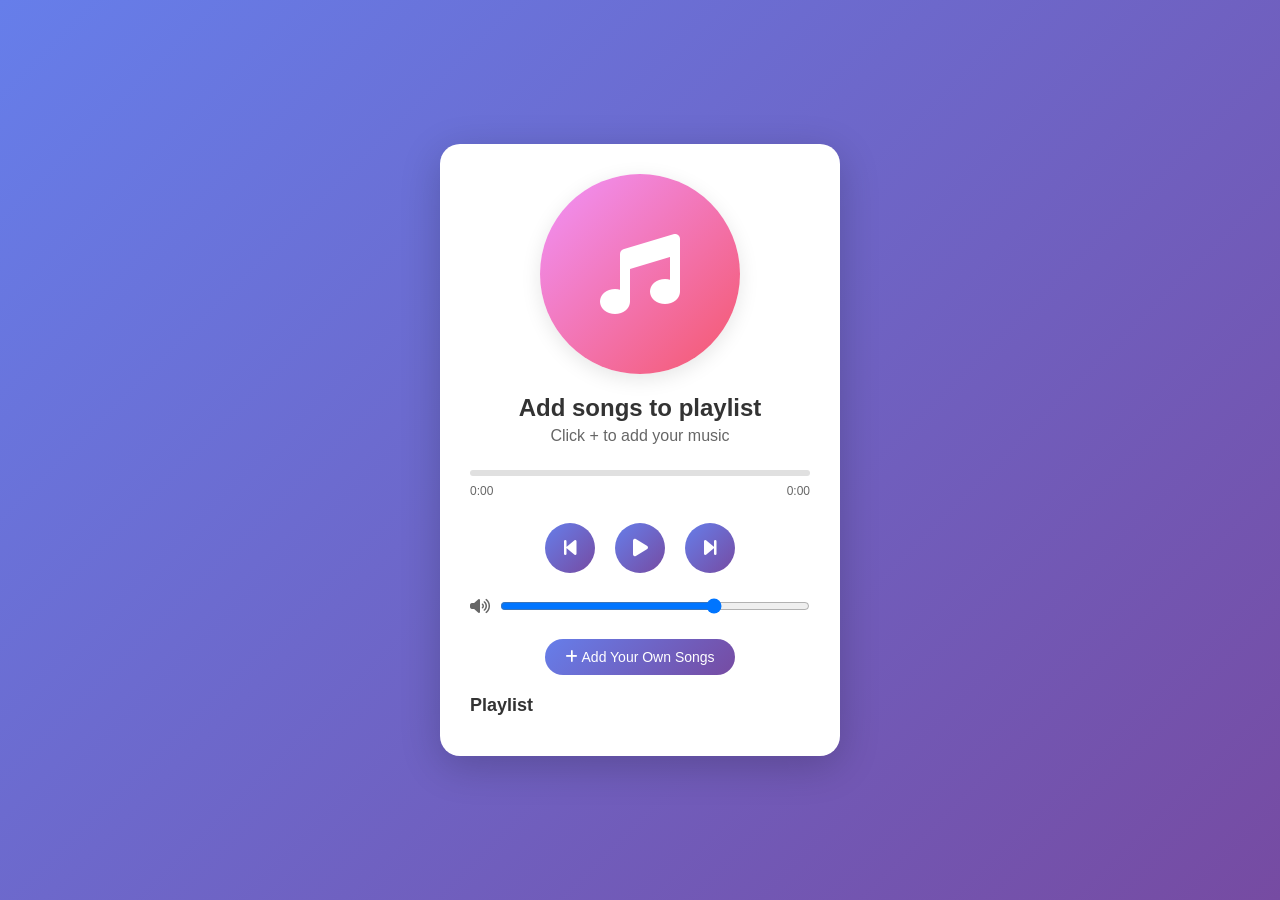
<file: Music Player/index.html>
<!DOCTYPE html>
<html lang="en">
<head>
    <meta charset="UTF-8">
    <meta name="viewport" content="width=device-width, initial-scale=1.0">
    <title>Music Player</title>
    <link rel="stylesheet" href="style.css">
    <link rel="stylesheet" href="https://cdnjs.cloudflare.com/ajax/libs/font-awesome/6.4.0/css/all.min.css">
</head>
<body>
    <div class="music-player">
        <div class="album-cover">
            <i class="fas fa-music"></i>
        </div>
        <h2 id="song-title">Song Title</h2>
        <p id="artist">Artist Name</p>
        
        <div class="progress-container">
            <div class="progress-bar" id="progress-bar">
                <div class="progress" id="progress"></div>
            </div>
            <div class="time">
                <span id="current-time">0:00</span>
                <span id="duration">0:00</span>
            </div>
        </div>

        <div class="controls">
            <button id="prev-btn"><i class="fas fa-step-backward"></i></button>
            <button id="play-btn"><i class="fas fa-play"></i></button>
            <button id="next-btn"><i class="fas fa-step-forward"></i></button>
        </div>

        <div class="volume-container">
            <i class="fas fa-volume-up"></i>
            <input type="range" id="volume" min="0" max="100" value="70">
        </div>

        <div class="upload-container">
            <label for="file-input" class="upload-btn">
                <i class="fas fa-plus"></i> Add Your Own Songs
            </label>
            <input type="file" id="file-input" accept="audio/*" multiple>
        </div>

        <div class="playlist-container">
            <h3>Playlist</h3>
            <ul id="playlist"></ul>
        </div>
    </div>

    <audio id="audio" crossorigin="anonymous"></audio>
    <script src="script.js"></script>
</body>
</html>
</file>
<file: Music Player/style.css>
* {
    margin: 0;
    padding: 0;
    box-sizing: border-box;
}

body {
    font-family: 'Arial', sans-serif;
    background: linear-gradient(135deg, #667eea 0%, #764ba2 100%);
    min-height: 100vh;
    display: flex;
    justify-content: center;
    align-items: center;
    padding: 20px;
}

.music-player {
    background: white;
    border-radius: 20px;
    padding: 30px;
    box-shadow: 0 10px 40px rgba(0, 0, 0, 0.2);
    max-width: 400px;
    width: 100%;
}

.album-cover {
    width: 200px;
    height: 200px;
    background: linear-gradient(135deg, #f093fb 0%, #f5576c 100%);
    border-radius: 50%;
    margin: 0 auto 20px;
    display: flex;
    justify-content: center;
    align-items: center;
    box-shadow: 0 5px 20px rgba(0, 0, 0, 0.1);
}

.album-cover i {
    font-size: 80px;
    color: white;
}

#song-title {
    text-align: center;
    font-size: 24px;
    margin-bottom: 5px;
    color: #333;
}

#artist {
    text-align: center;
    font-size: 16px;
    color: #666;
    margin-bottom: 25px;
}

.progress-container {
    margin-bottom: 25px;
}

.progress-bar {
    width: 100%;
    height: 6px;
    background: #e0e0e0;
    border-radius: 3px;
    cursor: pointer;
    margin-bottom: 8px;
}

.progress {
    height: 100%;
    background: linear-gradient(135deg, #667eea 0%, #764ba2 100%);
    border-radius: 3px;
    width: 0%;
    transition: width 0.1s;
}

.time {
    display: flex;
    justify-content: space-between;
    font-size: 12px;
    color: #666;
}

.controls {
    display: flex;
    justify-content: center;
    gap: 20px;
    margin-bottom: 25px;
}

.controls button {
    background: linear-gradient(135deg, #667eea 0%, #764ba2 100%);
    border: none;
    color: white;
    width: 50px;
    height: 50px;
    border-radius: 50%;
    cursor: pointer;
    font-size: 20px;
    transition: transform 0.2s, box-shadow 0.2s;
}

.controls button:hover {
    transform: scale(1.1);
    box-shadow: 0 5px 15px rgba(0, 0, 0, 0.2);
}

.volume-container {
    display: flex;
    align-items: center;
    gap: 10px;
    margin-bottom: 25px;
    color: #666;
}

#volume {
    flex: 1;
    cursor: pointer;
}

.playlist-container {
    max-height: 200px;
    overflow-y: auto;
}

.playlist-container h3 {
    font-size: 18px;
    margin-bottom: 10px;
    color: #333;
}

#playlist {
    list-style: none;
}

#playlist li {
    padding: 10px;
    border-bottom: 1px solid #e0e0e0;
    cursor: pointer;
    transition: background 0.2s;
}

#playlist li:hover {
    background: #f0f0f0;
}

#playlist li.active {
    background: linear-gradient(135deg, #667eea 0%, #764ba2 100%);
    color: white;
}

#playlist li:last-child {
    border-bottom: none;
}

.upload-container {
    margin-bottom: 20px;
    text-align: center;
}

#file-input {
    display: none;
}

.upload-btn {
    background: linear-gradient(135deg, #667eea 0%, #764ba2 100%);
    color: white;
    padding: 10px 20px;
    border-radius: 25px;
    cursor: pointer;
    display: inline-block;
    font-size: 14px;
    transition: transform 0.2s, box-shadow 0.2s;
}

.upload-btn:hover {
    transform: scale(1.05);
    box-shadow: 0 5px 15px rgba(0, 0, 0, 0.2);
}
</file>
